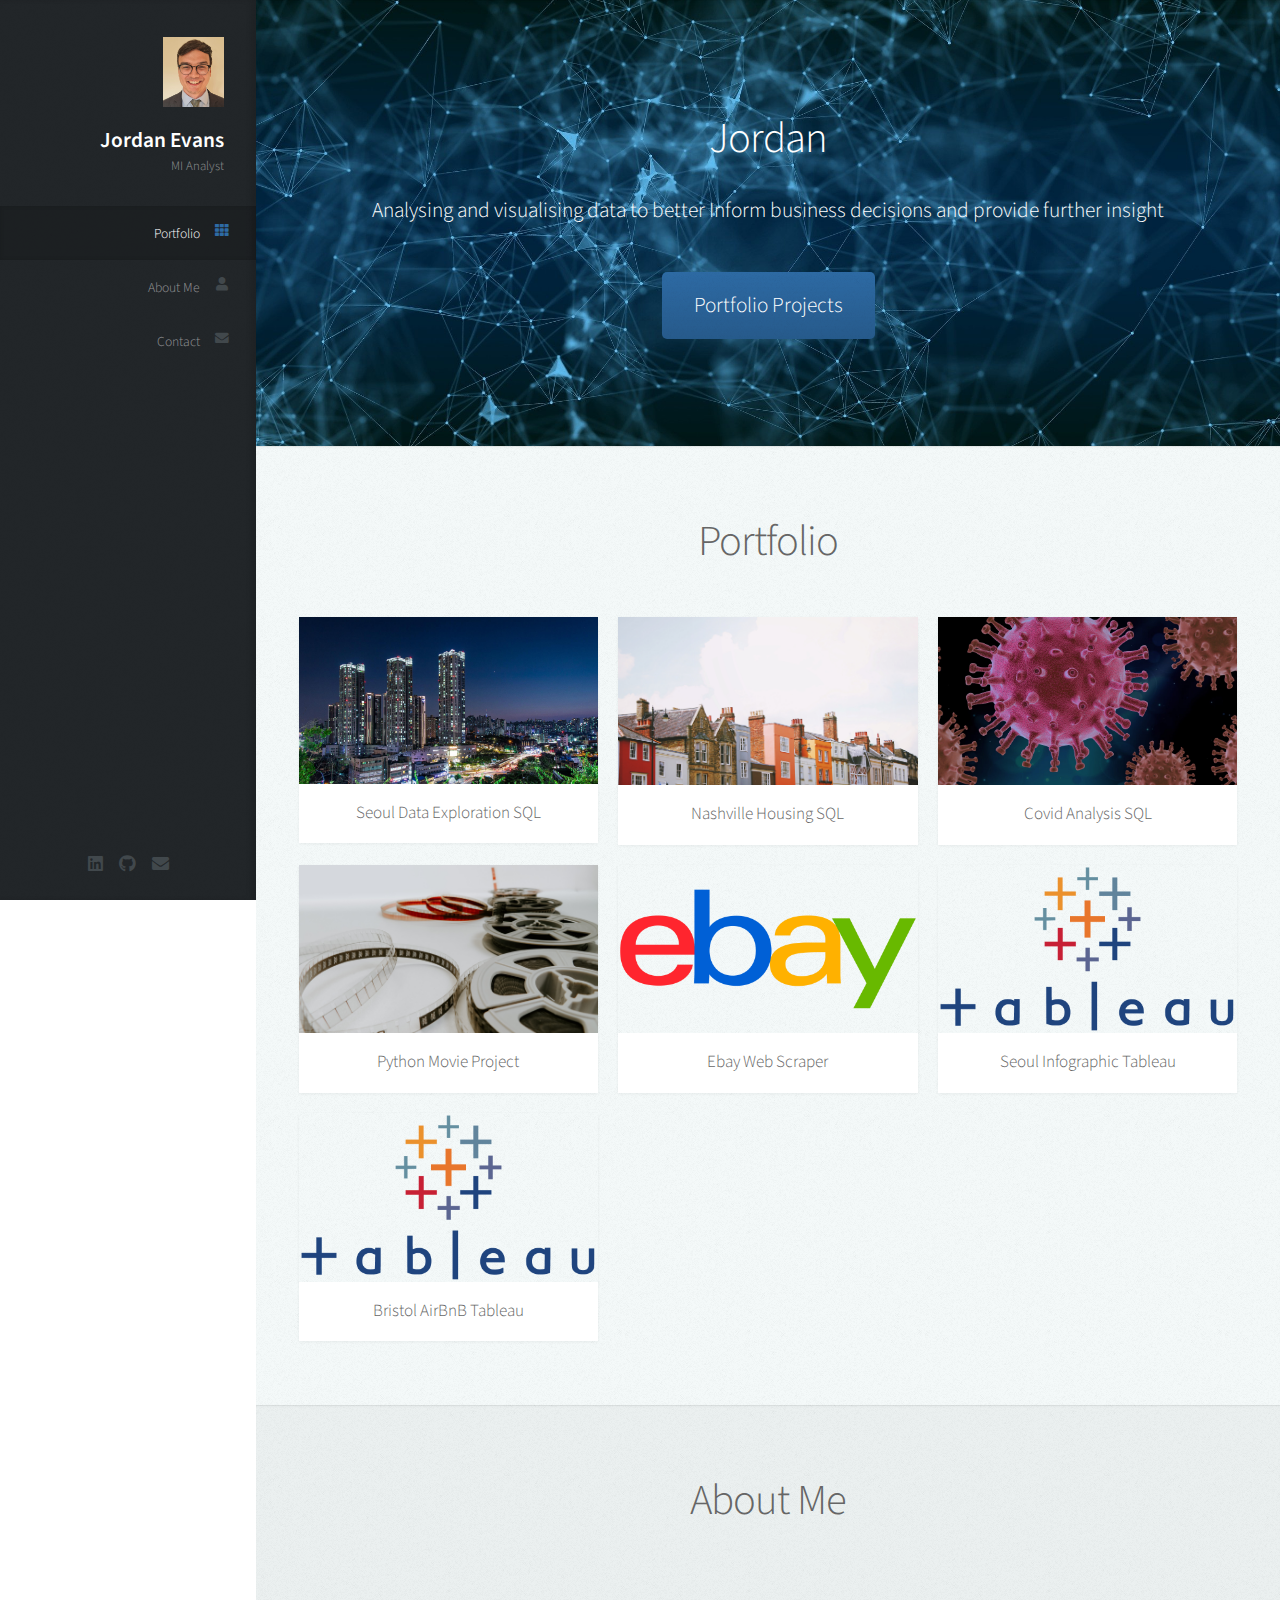
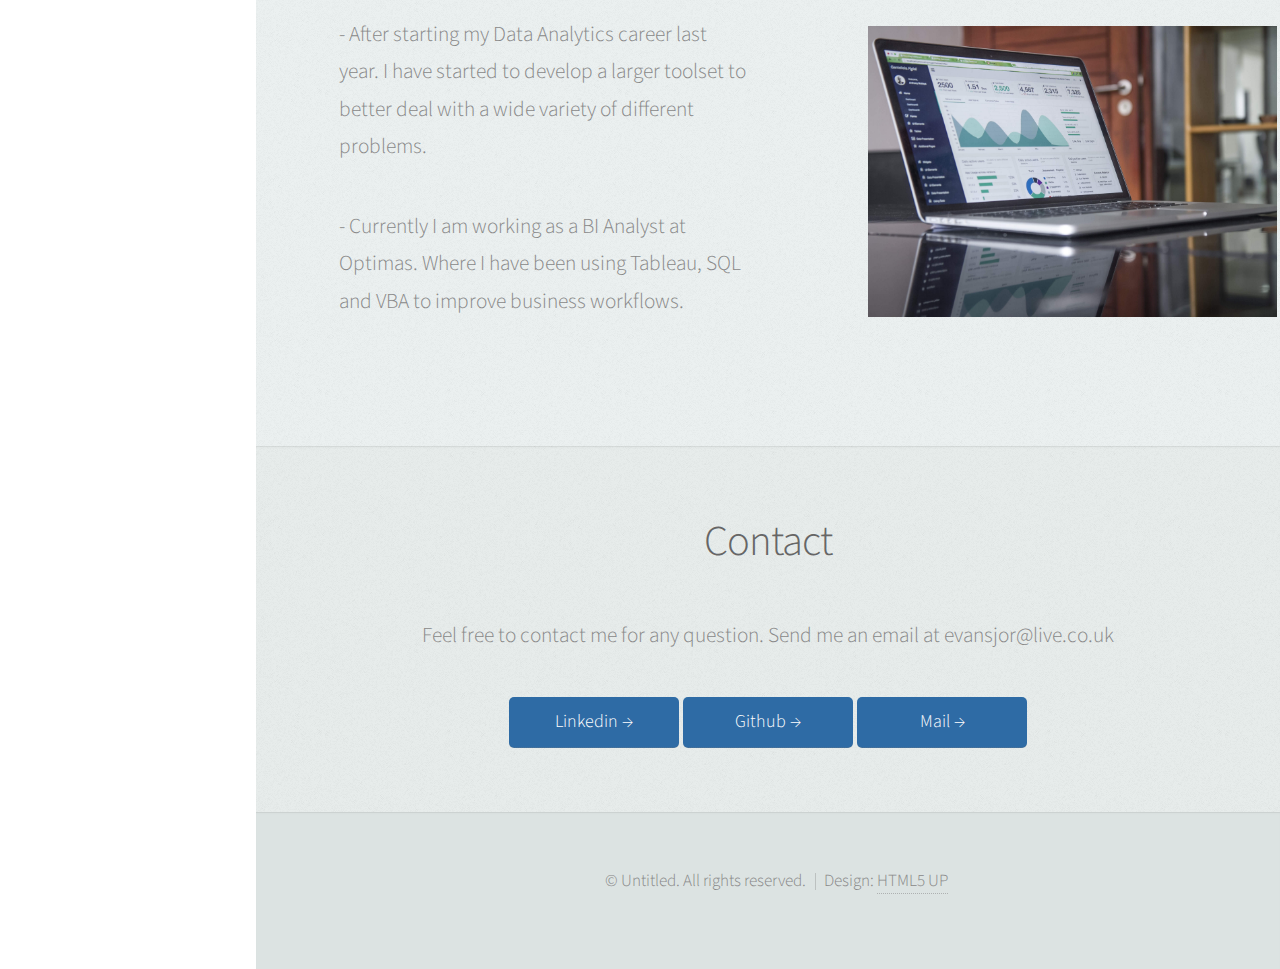
<file: index.html>
<!DOCTYPE HTML>
<!--
	Prologue by HTML5 UP
	html5up.net | @ajlkn
	Free for personal and commercial use under the CCA 3.0 license (html5up.net/license)
-->
<html>
	<head>
		<title>Jordan Portfolio</title>
		<meta charset="utf-8" />
		<meta name="viewport" content="width=device-width, initial-scale=1, user-scalable=no" />
		<link rel="stylesheet" href="assets/css/main.css" />
	</head>
	<body class="is-preload">

		<!-- Header -->
			<div id="header">

				<div class="top">

					<!-- Logo -->
						<div id="logo">
							<span class="image Jordan48"><img src="images/Jordan.jpg" width="180" 
								height="70" alt="" /></span>
							<h1 id="title">Jordan Evans</h1>
							<p>MI Analyst</p>
						</div>

					<!-- Nav -->
						<nav id="nav">
							<ul>
								<li><a href="#portfolio" id="portfolio-link"><span class="icon solid fa-th" >Portfolio</span></a></li>
								<li><a href="#about" id="about-link"><span class="icon solid fa-user">About Me</span></a></li>
								<li><a href="#contact" id="contact-link"><span class="icon solid fa-envelope">Contact</span></a></li>
							</ul>
						</nav>

				</div>

				<div class="bottom">

					<!-- Social Icons -->
						<ul class="icons">
							<li><a href="https://www.linkedin.com/in/jordan-evans-8a0446107/" target="_blank" class="icon brands fa-linkedin"><span class="label">fa-linkedin</span></a></li>
							<li><a href="https://github.com/Jevans12854" target="_blank"  class="icon brands fa-github"><span class="label">Github</span></a></li>
							<li><a href="mailto:evansjor@live.co.uk" class="icon solid fa-envelope"><span class="label">Email</span></a></li>
						</ul>

				</div>

			</div>

		<!-- Main -->
			<div id="main">

				<!-- Intro -->
					<section id="top" class="one dark cover">
						<div class="container">

							<header>
								<h2 class="alt"><strong>Jordan</strong></h2>
								<p><Strong>Analysing and visualising data to better Inform business decisions and provide further insight </Strong></p>
							</header>

							<footer>
								<a href="#portfolio" class="button scrolly"
								style="background-color: rgb(46, 107, 165); border: none; border-radius: 5px; color: #333; /* Dark grey */ padding: 15px 32px">
								Portfolio Projects</a>
							</footer>

						</div>
					</section>

				<!-- Portfolio -->
					<section id="portfolio" class="two">
						<div class="container">

							<header>
								<h2>Portfolio</h2>
							</header>

							<div class="row">
								<div class="col-4 col-12-mobile">
									<article class="item">
										<a href="https://github.com/Jevans12854/PortfolioProjects/blob/main/Dyson_Project_Exploration.sql" target="_blank" class="image fit"><img src="images/Seoul.jpg" alt="" /></a>
										<header>
											<h3>Seoul Data Exploration SQL</h3>
										</header>
									</article>
								</div>
								<div class="col-4 col-12-mobile">
									<article class="item">
										<a href="https://github.com/Jevans12854/PortfolioProjects/blob/main/NashvilleHousing.sql" target="_blank" class="image fit"><img src="images/pic03.jpg" alt="" /></a>
										<header>
											<h3>Nashville Housing SQL</h3>
										</header>
									</article>
								</div>
								<div class="col-4 col-12-mobile">
									<article class="item">
										<a href="https://github.com/Jevans12854/PortfolioProjects/blob/main/CovidProject.sql" target="_blank" class="image fit"><img src="images/pic04.jpg" alt="" /></a>
										<header>
											<h3>Covid Analysis SQL</h3>
										</header>
									</article>
								</div>
								<div class="col-4 col-12-mobile">
									<article class="item">
										<a href="https://github.com/Jevans12854/PortfolioProjects/blob/main/Python%20Project%20Movies.ipynb" target="_blank" class="image fit"><img src="images/Movies.jpg" alt="" /></a>
										<header>
											<h3>Python Movie Project</h3>
										</header>
									</article>
								</div>
								<div class="col-4 col-12-mobile">
									<article class="item">
										<a href="https://github.com/Jevans12854/PortfolioProjects/blob/main/Ebay%20Web%20Scraper.ipynb" target="_blank" class="image fit"><img src="images/eBay-Logo.png" alt="" /></a>
										<header>
											<h3>Ebay Web Scraper</h3>
										</header>
									</article>
								</div>
								<div class="col-4 col-12-mobile">
									<article class="item">
										<a href="https://public.tableau.com/views/SeoulKoreaProject/SeoulInfographic?:language=en-GB&:display_count=n&:origin=viz_share_link" target="_blank" class="image fit"><img src="images/Tableau-Emblem.png" alt="" /></a>
										<header>
											<h3>Seoul Infographic Tableau</h3>
										</header>
									</article>
								</div>
								<div class="col-4 col-12-mobile">
									<article class="item">
										<a href="https://public.tableau.com/views/BristolAirbnbAnalysis/BristoolAirBnB?:language=en-GB&publish=yes&:display_count=n&:origin=viz_share_link" target="_blank" class="image fit"><img src="images/Tableau-Emblem.png" alt="" /></a>
										<header>
											<h3>Bristol AirBnB Tableau</h3>
										</header>
									</article>
								</div>

								
							</div>

						</div>
					</section>

				<!-- About Me -->
					<section id="about" class="three">
						<div class="container">
							<header>
								<h2>About Me</h2>
							</header>

							<div class="float-container">

								<div class="float-child col-12-mobile">
								  <div class="green">
									<p id = "left" > - After starting my Data Analytics career last year. I have started to develop a larger toolset to better deal
										with a wide variety of different problems. </p><p id="left">- Currently I am working as a BI Analyst at Optimas. Where I have been 
											using Tableau, SQL and VBA to improve business workflows.</p>
								</article></div>
								</div>
								
								<div class="float-child col-12-mobile">
								  <div class="blue"><a class="image featured"><img src="images/Laptop.jpg" alt="" style = "position:relative; left:80px; top:10px;" /></a></div>
								</div>
								
							  </div>

						</div>
					</section>

				<!-- Contact -->
					<section id="contact" class="four">
						<div class="container">

							<header>
								<h2>Contact</h2>
							</header>

							<p>Feel free to contact me for any question. Send me an email at evansjor@live.co.uk</p>

							<div>
							  <a href="https://www.linkedin.com/in/jordan-evans-8a0446107/" target="_blank" style="background-color: rgb(46, 107, 165);border-radius:5px;color:#ffffff;display:inline-block;font-size: 18px; font-family: 'Source Sans Pro', sans-serif;line-height:50px;text-align:center;text-decoration:none;width:170px;-webkit-text-size-adjust:none;">Linkedin &rarr;</a>
							  <a href="https://github.com/Jevans12854" target="_blank" style="background-color: rgb(46, 107, 165);border-radius:5px;color:#ffffff;display:inline-block;font-size: 18px; font-family: 'Source Sans Pro', sans-serif;line-height:50px;text-align:center;text-decoration:none;width:170px;-webkit-text-size-adjust:none;">Github &rarr;</a>
							  <a href="mailto:evansjor@live.co.uk" style="background-color: rgb(46, 107, 165);border-radius:5px;color:#ffffff;display:inline-block;font-size: 18px; font-family: 'Source Sans Pro', sans-serif;line-height:50px;text-align:center;text-decoration:none;width:170px;-webkit-text-size-adjust:none;">Mail &rarr;</a>
							  </div>
							

						</div>
					</section>

			</div>

		<!-- Footer -->
			<div id="footer">

				<!-- Copyright -->
					<ul class="copyright">
						<li>&copy; Untitled. All rights reserved.</li><li>Design: <a href="http://html5up.net">HTML5 UP</a></li>
					</ul>

			</div>

		<!-- Scripts -->
			<script src="assets/js/jquery.min.js"></script>
			<script src="assets/js/jquery.scrolly.min.js"></script>
			<script src="assets/js/jquery.scrollex.min.js"></script>
			<script src="assets/js/browser.min.js"></script>
			<script src="assets/js/breakpoints.min.js"></script>
			<script src="assets/js/util.js"></script>
			<script src="assets/js/main.js"></script>

	</body>
</html>
</file>
<file: assets/css/main.css>
@import url("fontawesome-all.min.css");
@import url("https://fonts.googleapis.com/css?family=Source+Sans+Pro:300,300italic,400,600");

/*
	Prologue by HTML5 UP
	html5up.net | @ajlkn
	Free for personal and commercial use under the CCA 3.0 license (html5up.net/license)
*/

html, body, div, span, applet, object,
iframe, h1, h2, h3, h4, h5, h6, p, blockquote,
pre, a, abbr, acronym, address, big, cite,
code, del, dfn, em, img, ins, kbd, q, s, samp,
small, strike, strong, sub, sup, tt, var, b,
u, i, center, dl, dt, dd, ol, ul, li, fieldset,
form, label, legend, table, caption, tbody,
tfoot, thead, tr, th, td, article, aside,
canvas, details, embed, figure, figcaption,
footer, header, hgroup, menu, nav, output, ruby,
section, summary, time, mark, audio, video {
	margin: 0;
	padding: 0;
	border: 0;
	font-size: 100%;
	font: inherit;
	vertical-align: baseline;}

article, aside, details, figcaption, figure,
footer, header, hgroup, menu, nav, section {
	display: block;}

body {
	line-height: 1;
}

ol, ul {
	list-style: none;
}

blockquote, q {
	quotes: none;
}

	blockquote:before, blockquote:after, q:before, q:after {
		content: '';
		content: none;
	}

table {
	border-collapse: collapse;
	border-spacing: 0;
}

body {
	-webkit-text-size-adjust: none;
}

mark {
	background-color: transparent;
	color: inherit;
}

input::-moz-focus-inner {
	border: 0;
	padding: 0;
}

input, select, textarea {
	-moz-appearance: none;
	-webkit-appearance: none;
	-ms-appearance: none;
	appearance: none;
}

/* Basic */

	html {
		box-sizing: border-box;
	}

	*, *:before, *:after {
		box-sizing: inherit;
	}

	body {
		background: #fff;
		font-family: 'Source Sans Pro', sans-serif;
		font-size: 19pt;
		font-weight: 300;
		line-height: 1.75em;
		color: #888;
	}

		body.is-preload *, body.is-preload *:before, body.is-preload *:after {
			-moz-animation: none !important;
			-webkit-animation: none !important;
			-ms-animation: none !important;
			animation: none !important;
			-moz-transition: none !important;
			-webkit-transition: none !important;
			-ms-transition: none !important;
			transition: none !important;
		}

	input, textarea, select {
		font-family: 'Source Sans Pro', sans-serif;
		font-size: 19pt;
		font-weight: 300;
		line-height: 1.75em;
		color: #888;
	}

	h1, h2, h3, h4, h5, h6 {
		font-weight: 300;
		color: #666;
		line-height: 1.5em;
	}

	h1 a, h2 a, h3 a, h4 a, h5 a, h6 a {
		color: inherit;
		text-decoration: none;
	}

		h1 a strong, h2 a strong, h3 a strong, h4 a strong, h5 a strong, h6 a strong {
			color: #333;
		}

	h2 {
		font-size: 2em;
		letter-spacing: -1px;
	}

		h2.alt {
			color: #888;
		}

			h2.alt strong {
				color: #666;
			}

	h3 {
		font-size: 1.5em;
	}

	header {
		margin: 0 0 2em 0;
	}

		header > p {
			margin: 1em 0 0 0;
		}

	footer {
		margin: 2em 0 0 0;
	}

	strong, b {
		font-weight: 300;
		color: #666;
	}

	em, i {
		font-style: italic;
	}

	a {
		text-decoration: none;
		color: inherit;
		border-bottom: dotted 1px rgba(128, 128, 128, 0.5);
		-moz-transition: color 0.35s ease-in-out, border-bottom-color 0.35s ease-in-out;
		-webkit-transition: color 0.35s ease-in-out, border-bottom-color 0.35s ease-in-out;
		-ms-transition: color 0.35s ease-in-out, border-bottom-color 0.35s ease-in-out;
		transition: color 0.35s ease-in-out, border-bottom-color 0.35s ease-in-out;
		outline: 0;
	}

		a:hover {
			color: #1926e2;
			border-bottom-color: rgba(255, 255, 255, 0);
		}

	sub {
		position: relative;
		top: 0.5em;
		font-size: 0.8em;
	}

	sup {
		position: relative;
		top: -0.5em;
		font-size: 0.8em;
	}

	hr {
		border: 0;
		border-top: solid 1px #ddd;
	}

	blockquote {
		border-left: solid 0.5em #ddd;
		padding: 1em 0 1em 2em;
		font-style: italic;
	}

	p, ul, ol, dl, table {
		margin-bottom: 2em;
	}

	br.clear {
		clear: both;
	}

/* Container */

	.container {
		margin: 0 auto;
		max-width: 100%;
		width: 1400px;
	}

		@media screen and (min-width: 961px) and (max-width: 1880px) {

			.container {
				width: 1200px;
			}

		}

		@media screen and (min-width: 961px) and (max-width: 1620px) {

			.container {
				width: 960px;
			}

		}

		@media screen and (min-width: 961px) and (max-width: 1320px) {

			.container {
				width: 100%;
			}

		}

		@media screen and (max-width: 960px) {

			.container {
				width: 100%;
			}

		}

		@media screen and (max-width: 736px) {

			.container {
				width: 100%;
			}

		}

/* Row */

	.row {
		display: flex;
		flex-wrap: wrap;
		box-sizing: border-box;
		align-items: stretch;
	}

		.row > * {
			box-sizing: border-box;
		}

		.row.gtr-uniform > * > :last-child {
			margin-bottom: 0;
		}

		.row.aln-left {
			justify-content: flex-start;
		}

		.row.aln-center {
			justify-content: center;
		}

		.row.aln-right {
			justify-content: flex-end;
		}

		.row.aln-top {
			align-items: flex-start;
		}

		.row.aln-middle {
			align-items: center;
		}

		.row.aln-bottom {
			align-items: flex-end;
		}

		.row > .imp {
			order: -1;
		}

		.row > .col-1 {
			width: 8.33333%;
		}

		.row > .off-1 {
			margin-left: 8.33333%;
		}

		.row > .col-2 {
			width: 16.66667%;
		}

		.row > .off-2 {
			margin-left: 16.66667%;
		}

		.row > .col-3 {
			width: 25%;
		}

		.row > .off-3 {
			margin-left: 25%;
		}

		.row > .col-4 {
			width: 33.33333%;
		}

		.row > .off-4 {
			margin-left: 33.33333%;
		}

		.row > .col-5 {
			width: 41.66667%;
		}

		.row > .off-5 {
			margin-left: 41.66667%;
		}

		.row > .col-6 {
			width: 50%;
		}

		.row > .off-6 {
			margin-left: 50%;
		}

		.row > .col-7 {
			width: 58.33333%;
		}

		.row > .off-7 {
			margin-left: 58.33333%;
		}

		.row > .col-8 {
			width: 66.66667%;
		}

		.row > .off-8 {
			margin-left: 66.66667%;
		}

		.row > .col-9 {
			width: 75%;
		}

		.row > .off-9 {
			margin-left: 75%;
		}

		.row > .col-10 {
			width: 83.33333%;
		}

		.row > .off-10 {
			margin-left: 83.33333%;
		}

		.row > .col-11 {
			width: 91.66667%;
		}

		.row > .off-11 {
			margin-left: 91.66667%;
		}

		.row > .col-12 {
			width: 100%;
		}

		.row > .off-12 {
			margin-left: 100%;
		}

		.row.gtr-0 {
			margin-top: 0px;
			margin-left: 0px;
		}

			.row.gtr-0 > * {
				padding: 0px 0 0 0px;
			}

			.row.gtr-0.gtr-uniform {
				margin-top: 0px;
			}

				.row.gtr-0.gtr-uniform > * {
					padding-top: 0px;
				}

		.row.gtr-25 {
			margin-top: -10px;
			margin-left: -10px;
		}

			.row.gtr-25 > * {
				padding: 10px 0 0 10px;
			}

			.row.gtr-25.gtr-uniform {
				margin-top: -10px;
			}

				.row.gtr-25.gtr-uniform > * {
					padding-top: 10px;
				}

		.row.gtr-50 {
			margin-top: -20px;
			margin-left: -20px;
		}

			.row.gtr-50 > * {
				padding: 20px 0 0 20px;
			}

			.row.gtr-50.gtr-uniform {
				margin-top: -20px;
			}

				.row.gtr-50.gtr-uniform > * {
					padding-top: 20px;
				}

		.row {
			margin-top: -40px;
			margin-left: -40px;
		}

			.row > * {
				padding: 40px 0 0 40px;
			}

			.row.gtr-uniform {
				margin-top: -40px;
			}

				.row.gtr-uniform > * {
					padding-top: 40px;
				}

		.row.gtr-150 {
			margin-top: -60px;
			margin-left: -60px;
		}

			.row.gtr-150 > * {
				padding: 60px 0 0 60px;
			}

			.row.gtr-150.gtr-uniform {
				margin-top: -60px;
			}

				.row.gtr-150.gtr-uniform > * {
					padding-top: 60px;
				}

		.row.gtr-200 {
			margin-top: -80px;
			margin-left: -80px;
		}

			.row.gtr-200 > * {
				padding: 80px 0 0 80px;
			}

			.row.gtr-200.gtr-uniform {
				margin-top: -80px;
			}

				.row.gtr-200.gtr-uniform > * {
					padding-top: 80px;
				}

		@media screen and (min-width: 961px) and (max-width: 1880px) {

			.row {
				display: flex;
				flex-wrap: wrap;
				box-sizing: border-box;
				align-items: stretch;
			}

				.row > * {
					box-sizing: border-box;
				}

				.row.gtr-uniform > * > :last-child {
					margin-bottom: 0;
				}

				.row.aln-left {
					justify-content: flex-start;
				}

				.row.aln-center {
					justify-content: center;
				}

				.row.aln-right {
					justify-content: flex-end;
				}

				.row.aln-top {
					align-items: flex-start;
				}

				.row.aln-middle {
					align-items: center;
				}

				.row.aln-bottom {
					align-items: flex-end;
				}

				.row > .imp-wide {
					order: -1;
				}

				.row > .col-1-wide {
					width: 8.33333%;
				}

				.row > .off-1-wide {
					margin-left: 8.33333%;
				}

				.row > .col-2-wide {
					width: 16.66667%;
				}

				.row > .off-2-wide {
					margin-left: 16.66667%;
				}

				.row > .col-3-wide {
					width: 25%;
				}

				.row > .off-3-wide {
					margin-left: 25%;
				}

				.row > .col-4-wide {
					width: 33.33333%;
				}

				.row > .off-4-wide {
					margin-left: 33.33333%;
				}

				.row > .col-5-wide {
					width: 41.66667%;
				}

				.row > .off-5-wide {
					margin-left: 41.66667%;
				}

				.row > .col-6-wide {
					width: 50%;
				}

				.row > .off-6-wide {
					margin-left: 50%;
				}

				.row > .col-7-wide {
					width: 58.33333%;
				}

				.row > .off-7-wide {
					margin-left: 58.33333%;
				}

				.row > .col-8-wide {
					width: 66.66667%;
				}

				.row > .off-8-wide {
					margin-left: 66.66667%;
				}

				.row > .col-9-wide {
					width: 75%;
				}

				.row > .off-9-wide {
					margin-left: 75%;
				}

				.row > .col-10-wide {
					width: 83.33333%;
				}

				.row > .off-10-wide {
					margin-left: 83.33333%;
				}

				.row > .col-11-wide {
					width: 91.66667%;
				}

				.row > .off-11-wide {
					margin-left: 91.66667%;
				}

				.row > .col-12-wide {
					width: 100%;
				}

				.row > .off-12-wide {
					margin-left: 100%;
				}

				.row.gtr-0 {
					margin-top: 0px;
					margin-left: 0px;
				}

					.row.gtr-0 > * {
						padding: 0px 0 0 0px;
					}

					.row.gtr-0.gtr-uniform {
						margin-top: 0px;
					}

						.row.gtr-0.gtr-uniform > * {
							padding-top: 0px;
						}

				.row.gtr-25 {
					margin-top: -10px;
					margin-left: -10px;
				}

					.row.gtr-25 > * {
						padding: 10px 0 0 10px;
					}

					.row.gtr-25.gtr-uniform {
						margin-top: -10px;
					}

						.row.gtr-25.gtr-uniform > * {
							padding-top: 10px;
						}

				.row.gtr-50 {
					margin-top: -20px;
					margin-left: -20px;
				}

					.row.gtr-50 > * {
						padding: 20px 0 0 20px;
					}

					.row.gtr-50.gtr-uniform {
						margin-top: -20px;
					}

						.row.gtr-50.gtr-uniform > * {
							padding-top: 20px;
						}

				.row {
					margin-top: -40px;
					margin-left: -40px;
				}

					.row > * {
						padding: 40px 0 0 40px;
					}

					.row.gtr-uniform {
						margin-top: -40px;
					}

						.row.gtr-uniform > * {
							padding-top: 40px;
						}

				.row.gtr-150 {
					margin-top: -60px;
					margin-left: -60px;
				}

					.row.gtr-150 > * {
						padding: 60px 0 0 60px;
					}

					.row.gtr-150.gtr-uniform {
						margin-top: -60px;
					}

						.row.gtr-150.gtr-uniform > * {
							padding-top: 60px;
						}

				.row.gtr-200 {
					margin-top: -80px;
					margin-left: -80px;
				}

					.row.gtr-200 > * {
						padding: 80px 0 0 80px;
					}

					.row.gtr-200.gtr-uniform {
						margin-top: -80px;
					}

						.row.gtr-200.gtr-uniform > * {
							padding-top: 80px;
						}

		}

		@media screen and (min-width: 961px) and (max-width: 1620px) {

			.row {
				display: flex;
				flex-wrap: wrap;
				box-sizing: border-box;
				align-items: stretch;
			}

				.row > * {
					box-sizing: border-box;
				}

				.row.gtr-uniform > * > :last-child {
					margin-bottom: 0;
				}

				.row.aln-left {
					justify-content: flex-start;
				}

				.row.aln-center {
					justify-content: center;
				}

				.row.aln-right {
					justify-content: flex-end;
				}

				.row.aln-top {
					align-items: flex-start;
				}

				.row.aln-middle {
					align-items: center;
				}

				.row.aln-bottom {
					align-items: flex-end;
				}

				.row > .imp-normal {
					order: -1;
				}

				.row > .col-1-normal {
					width: 8.33333%;
				}

				.row > .off-1-normal {
					margin-left: 8.33333%;
				}

				.row > .col-2-normal {
					width: 16.66667%;
				}

				.row > .off-2-normal {
					margin-left: 16.66667%;
				}

				.row > .col-3-normal {
					width: 25%;
				}

				.row > .off-3-normal {
					margin-left: 25%;
				}

				.row > .col-4-normal {
					width: 33.33333%;
				}

				.row > .off-4-normal {
					margin-left: 33.33333%;
				}

				.row > .col-5-normal {
					width: 41.66667%;
				}

				.row > .off-5-normal {
					margin-left: 41.66667%;
				}

				.row > .col-6-normal {
					width: 50%;
				}

				.row > .off-6-normal {
					margin-left: 50%;
				}

				.row > .col-7-normal {
					width: 58.33333%;
				}

				.row > .off-7-normal {
					margin-left: 58.33333%;
				}

				.row > .col-8-normal {
					width: 66.66667%;
				}

				.row > .off-8-normal {
					margin-left: 66.66667%;
				}

				.row > .col-9-normal {
					width: 75%;
				}

				.row > .off-9-normal {
					margin-left: 75%;
				}

				.row > .col-10-normal {
					width: 83.33333%;
				}

				.row > .off-10-normal {
					margin-left: 83.33333%;
				}

				.row > .col-11-normal {
					width: 91.66667%;
				}

				.row > .off-11-normal {
					margin-left: 91.66667%;
				}

				.row > .col-12-normal {
					width: 100%;
				}

				.row > .off-12-normal {
					margin-left: 100%;
				}

				.row.gtr-0 {
					margin-top: 0px;
					margin-left: 0px;
				}

					.row.gtr-0 > * {
						padding: 0px 0 0 0px;
					}

					.row.gtr-0.gtr-uniform {
						margin-top: 0px;
					}

						.row.gtr-0.gtr-uniform > * {
							padding-top: 0px;
						}

				.row.gtr-25 {
					margin-top: -10px;
					margin-left: -10px;
				}

					.row.gtr-25 > * {
						padding: 10px 0 0 10px;
					}

					.row.gtr-25.gtr-uniform {
						margin-top: -10px;
					}

						.row.gtr-25.gtr-uniform > * {
							padding-top: 10px;
						}

				.row.gtr-50 {
					margin-top: -20px;
					margin-left: -20px;
				}

					.row.gtr-50 > * {
						padding: 20px 0 0 20px;
					}

					.row.gtr-50.gtr-uniform {
						margin-top: -20px;
					}

						.row.gtr-50.gtr-uniform > * {
							padding-top: 20px;
						}

				.row {
					margin-top: -40px;
					margin-left: -40px;
				}

					.row > * {
						padding: 40px 0 0 40px;
					}

					.row.gtr-uniform {
						margin-top: -40px;
					}

						.row.gtr-uniform > * {
							padding-top: 40px;
						}

				.row.gtr-150 {
					margin-top: -60px;
					margin-left: -60px;
				}

					.row.gtr-150 > * {
						padding: 60px 0 0 60px;
					}

					.row.gtr-150.gtr-uniform {
						margin-top: -60px;
					}

						.row.gtr-150.gtr-uniform > * {
							padding-top: 60px;
						}

				.row.gtr-200 {
					margin-top: -80px;
					margin-left: -80px;
				}

					.row.gtr-200 > * {
						padding: 80px 0 0 80px;
					}

					.row.gtr-200.gtr-uniform {
						margin-top: -80px;
					}

						.row.gtr-200.gtr-uniform > * {
							padding-top: 80px;
						}

		}

		@media screen and (min-width: 961px) and (max-width: 1320px) {

			.row {
				display: flex;
				flex-wrap: wrap;
				box-sizing: border-box;
				align-items: stretch;
			}

				.row > * {
					box-sizing: border-box;
				}

				.row.gtr-uniform > * > :last-child {
					margin-bottom: 0;
				}

				.row.aln-left {
					justify-content: flex-start;
				}

				.row.aln-center {
					justify-content: center;
				}

				.row.aln-right {
					justify-content: flex-end;
				}

				.row.aln-top {
					align-items: flex-start;
				}

				.row.aln-middle {
					align-items: center;
				}

				.row.aln-bottom {
					align-items: flex-end;
				}

				.row > .imp-narrow {
					order: -1;
				}

				.row > .col-1-narrow {
					width: 8.33333%;
				}

				.row > .off-1-narrow {
					margin-left: 8.33333%;
				}

				.row > .col-2-narrow {
					width: 16.66667%;
				}

				.row > .off-2-narrow {
					margin-left: 16.66667%;
				}

				.row > .col-3-narrow {
					width: 25%;
				}

				.row > .off-3-narrow {
					margin-left: 25%;
				}

				.row > .col-4-narrow {
					width: 33.33333%;
				}

				.row > .off-4-narrow {
					margin-left: 33.33333%;
				}

				.row > .col-5-narrow {
					width: 41.66667%;
				}

				.row > .off-5-narrow {
					margin-left: 41.66667%;
				}

				.row > .col-6-narrow {
					width: 50%;
				}

				.row > .off-6-narrow {
					margin-left: 50%;
				}

				.row > .col-7-narrow {
					width: 58.33333%;
				}

				.row > .off-7-narrow {
					margin-left: 58.33333%;
				}

				.row > .col-8-narrow {
					width: 66.66667%;
				}

				.row > .off-8-narrow {
					margin-left: 66.66667%;
				}

				.row > .col-9-narrow {
					width: 75%;
				}

				.row > .off-9-narrow {
					margin-left: 75%;
				}

				.row > .col-10-narrow {
					width: 83.33333%;
				}

				.row > .off-10-narrow {
					margin-left: 83.33333%;
				}

				.row > .col-11-narrow {
					width: 91.66667%;
				}

				.row > .off-11-narrow {
					margin-left: 91.66667%;
				}

				.row > .col-12-narrow {
					width: 100%;
				}

				.row > .off-12-narrow {
					margin-left: 100%;
				}

				.row.gtr-0 {
					margin-top: 0px;
					margin-left: 0px;
				}

					.row.gtr-0 > * {
						padding: 0px 0 0 0px;
					}

					.row.gtr-0.gtr-uniform {
						margin-top: 0px;
					}

						.row.gtr-0.gtr-uniform > * {
							padding-top: 0px;
						}

				.row.gtr-25 {
					margin-top: -5px;
					margin-left: -5px;
				}

					.row.gtr-25 > * {
						padding: 5px 0 0 5px;
					}

					.row.gtr-25.gtr-uniform {
						margin-top: -5px;
					}

						.row.gtr-25.gtr-uniform > * {
							padding-top: 5px;
						}

				.row.gtr-50 {
					margin-top: -10px;
					margin-left: -10px;
				}

					.row.gtr-50 > * {
						padding: 10px 0 0 10px;
					}

					.row.gtr-50.gtr-uniform {
						margin-top: -10px;
					}

						.row.gtr-50.gtr-uniform > * {
							padding-top: 10px;
						}

				.row {
					margin-top: -20px;
					margin-left: -20px;
				}

					.row > * {
						padding: 20px 0 0 20px;
					}

					.row.gtr-uniform {
						margin-top: -20px;
					}

						.row.gtr-uniform > * {
							padding-top: 20px;
						}

				.row.gtr-150 {
					margin-top: -30px;
					margin-left: -30px;
				}

					.row.gtr-150 > * {
						padding: 30px 0 0 30px;
					}

					.row.gtr-150.gtr-uniform {
						margin-top: -30px;
					}

						.row.gtr-150.gtr-uniform > * {
							padding-top: 30px;
						}

				.row.gtr-200 {
					margin-top: -40px;
					margin-left: -40px;
				}

					.row.gtr-200 > * {
						padding: 40px 0 0 40px;
					}

					.row.gtr-200.gtr-uniform {
						margin-top: -40px;
					}

						.row.gtr-200.gtr-uniform > * {
							padding-top: 40px;
						}

		}

		@media screen and (max-width: 960px) {

			.row {
				display: flex;
				flex-wrap: wrap;
				box-sizing: border-box;
				align-items: stretch;
			}

				.row > * {
					box-sizing: border-box;
				}

				.row.gtr-uniform > * > :last-child {
					margin-bottom: 0;
				}

				.row.aln-left {
					justify-content: flex-start;
				}

				.row.aln-center {
					justify-content: center;
				}

				.row.aln-right {
					justify-content: flex-end;
				}

				.row.aln-top {
					align-items: flex-start;
				}

				.row.aln-middle {
					align-items: center;
				}

				.row.aln-bottom {
					align-items: flex-end;
				}

				.row > .imp-narrower {
					order: -1;
				}

				.row > .col-1-narrower {
					width: 8.33333%;
				}

				.row > .off-1-narrower {
					margin-left: 8.33333%;
				}

				.row > .col-2-narrower {
					width: 16.66667%;
				}

				.row > .off-2-narrower {
					margin-left: 16.66667%;
				}

				.row > .col-3-narrower {
					width: 25%;
				}

				.row > .off-3-narrower {
					margin-left: 25%;
				}

				.row > .col-4-narrower {
					width: 33.33333%;
				}

				.row > .off-4-narrower {
					margin-left: 33.33333%;
				}

				.row > .col-5-narrower {
					width: 41.66667%;
				}

				.row > .off-5-narrower {
					margin-left: 41.66667%;
				}

				.row > .col-6-narrower {
					width: 50%;
				}

				.row > .off-6-narrower {
					margin-left: 50%;
				}

				.row > .col-7-narrower {
					width: 58.33333%;
				}

				.row > .off-7-narrower {
					margin-left: 58.33333%;
				}

				.row > .col-8-narrower {
					width: 66.66667%;
				}

				.row > .off-8-narrower {
					margin-left: 66.66667%;
				}

				.row > .col-9-narrower {
					width: 75%;
				}

				.row > .off-9-narrower {
					margin-left: 75%;
				}

				.row > .col-10-narrower {
					width: 83.33333%;
				}

				.row > .off-10-narrower {
					margin-left: 83.33333%;
				}

				.row > .col-11-narrower {
					width: 91.66667%;
				}

				.row > .off-11-narrower {
					margin-left: 91.66667%;
				}

				.row > .col-12-narrower {
					width: 100%;
				}

				.row > .off-12-narrower {
					margin-left: 100%;
				}

				.row.gtr-0 {
					margin-top: 0px;
					margin-left: 0px;
				}

					.row.gtr-0 > * {
						padding: 0px 0 0 0px;
					}

					.row.gtr-0.gtr-uniform {
						margin-top: 0px;
					}

						.row.gtr-0.gtr-uniform > * {
							padding-top: 0px;
						}

				.row.gtr-25 {
					margin-top: -5px;
					margin-left: -5px;
				}

					.row.gtr-25 > * {
						padding: 5px 0 0 5px;
					}

					.row.gtr-25.gtr-uniform {
						margin-top: -5px;
					}

						.row.gtr-25.gtr-uniform > * {
							padding-top: 5px;
						}

				.row.gtr-50 {
					margin-top: -10px;
					margin-left: -10px;
				}

					.row.gtr-50 > * {
						padding: 10px 0 0 10px;
					}

					.row.gtr-50.gtr-uniform {
						margin-top: -10px;
					}

						.row.gtr-50.gtr-uniform > * {
							padding-top: 10px;
						}

				.row {
					margin-top: -20px;
					margin-left: -20px;
				}

					.row > * {
						padding: 20px 0 0 20px;
					}

					.row.gtr-uniform {
						margin-top: -20px;
					}

						.row.gtr-uniform > * {
							padding-top: 20px;
						}

				.row.gtr-150 {
					margin-top: -30px;
					margin-left: -30px;
				}

					.row.gtr-150 > * {
						padding: 30px 0 0 30px;
					}

					.row.gtr-150.gtr-uniform {
						margin-top: -30px;
					}

						.row.gtr-150.gtr-uniform > * {
							padding-top: 30px;
						}

				.row.gtr-200 {
					margin-top: -40px;
					margin-left: -40px;
				}

					.row.gtr-200 > * {
						padding: 40px 0 0 40px;
					}

					.row.gtr-200.gtr-uniform {
						margin-top: -40px;
					}

						.row.gtr-200.gtr-uniform > * {
							padding-top: 40px;
						}

		}

		@media screen and (max-width: 736px) {

			.row {
				display: flex;
				flex-wrap: wrap;
				box-sizing: border-box;
				align-items: stretch;
			}

				.row > * {
					box-sizing: border-box;
				}

				.row.gtr-uniform > * > :last-child {
					margin-bottom: 0;
				}

				.row.aln-left {
					justify-content: flex-start;
				}

				.row.aln-center {
					justify-content: center;
				}

				.row.aln-right {
					justify-content: flex-end;
				}

				.row.aln-top {
					align-items: flex-start;
				}

				.row.aln-middle {
					align-items: center;
				}

				.row.aln-bottom {
					align-items: flex-end;
				}

				.row > .imp-mobile {
					order: -1;
				}

				.row > .col-1-mobile {
					width: 8.33333%;
				}

				.row > .off-1-mobile {
					margin-left: 8.33333%;
				}

				.row > .col-2-mobile {
					width: 16.66667%;
				}

				.row > .off-2-mobile {
					margin-left: 16.66667%;
				}

				.row > .col-3-mobile {
					width: 25%;
				}

				.row > .off-3-mobile {
					margin-left: 25%;
				}

				.row > .col-4-mobile {
					width: 33.33333%;
				}

				.row > .off-4-mobile {
					margin-left: 33.33333%;
				}

				.row > .col-5-mobile {
					width: 41.66667%;
				}

				.row > .off-5-mobile {
					margin-left: 41.66667%;
				}

				.row > .col-6-mobile {
					width: 50%;
				}

				.row > .off-6-mobile {
					margin-left: 50%;
				}

				.row > .col-7-mobile {
					width: 58.33333%;
				}

				.row > .off-7-mobile {
					margin-left: 58.33333%;
				}

				.row > .col-8-mobile {
					width: 66.66667%;
				}

				.row > .off-8-mobile {
					margin-left: 66.66667%;
				}

				.row > .col-9-mobile {
					width: 75%;
				}

				.row > .off-9-mobile {
					margin-left: 75%;
				}

				.row > .col-10-mobile {
					width: 83.33333%;
				}

				.row > .off-10-mobile {
					margin-left: 83.33333%;
				}

				.row > .col-11-mobile {
					width: 91.66667%;
				}

				.row > .off-11-mobile {
					margin-left: 91.66667%;
				}

				.row > .col-12-mobile {
					width: 100%;
				}

				.row > .off-12-mobile {
					margin-left: 100%;
				}

				.row.gtr-0 {
					margin-top: 0px;
					margin-left: 0px;
				}

					.row.gtr-0 > * {
						padding: 0px 0 0 0px;
					}

					.row.gtr-0.gtr-uniform {
						margin-top: 0px;
					}

						.row.gtr-0.gtr-uniform > * {
							padding-top: 0px;
						}

				.row.gtr-25 {
					margin-top: -5px;
					margin-left: -5px;
				}

					.row.gtr-25 > * {
						padding: 5px 0 0 5px;
					}

					.row.gtr-25.gtr-uniform {
						margin-top: -5px;
					}

						.row.gtr-25.gtr-uniform > * {
							padding-top: 5px;
						}

				.row.gtr-50 {
					margin-top: -10px;
					margin-left: -10px;
				}

					.row.gtr-50 > * {
						padding: 10px 0 0 10px;
					}

					.row.gtr-50.gtr-uniform {
						margin-top: -10px;
					}

						.row.gtr-50.gtr-uniform > * {
							padding-top: 10px;
						}

				.row {
					margin-top: -20px;
					margin-left: -20px;
				}

					.row > * {
						padding: 20px 0 0 20px;
					}

					.row.gtr-uniform {
						margin-top: -20px;
					}

						.row.gtr-uniform > * {
							padding-top: 20px;
						}

				.row.gtr-150 {
					margin-top: -30px;
					margin-left: -30px;
				}

					.row.gtr-150 > * {
						padding: 30px 0 0 30px;
					}

					.row.gtr-150.gtr-uniform {
						margin-top: -30px;
					}

						.row.gtr-150.gtr-uniform > * {
							padding-top: 30px;
						}

				.row.gtr-200 {
					margin-top: -40px;
					margin-left: -40px;
				}

					.row.gtr-200 > * {
						padding: 40px 0 0 40px;
					}

					.row.gtr-200.gtr-uniform {
						margin-top: -40px;
					}

						.row.gtr-200.gtr-uniform > * {
							padding-top: 40px;
						}

		}

/* Sections/Article */

	section, article {
		margin-bottom: 3em;
	}

		section > :last-child,
		section > .container, section:last-child, article > :last-child,
		article > .container, article:last-child {
			margin-bottom: 0;
		}

		.row > section, .row > article {
			margin-bottom: 0;
		}

/* Image */

	.image {
		display: inline-block;
		border: 0;
	}

		.image img {
			display: block;
			width: 100%;
		}

		.image.avatar48 {
			width: 48px;
			height: 48px;
			background: #f00;
		}

			.image.avatar48 img {
				width: 48px;
				height: 48px;
			}

		.image.fit {
			display: block;
			width: 100%;
		}

		.image.featured {
			display: block;
			width: 100%;
			margin: 0 0 2em 0;
		}

		.image.left {
			float: left;
			margin: 0 2em 2em 0;
		}

		.image.centered {
			display: block;
			margin: 0 0 2em 0;
		}

			.image.centered img {
				margin: 0 auto;
				width: auto;
			}

/* List */

	ul {
		list-style: disc;
		padding-left: 1em;
	}

		ul li {
			padding-left: 0.5em;
		}

	ol {
		list-style: decimal;
		padding-left: 1.25em;
	}

		ol li {
			padding-left: 0.25em;
		}

/* Icons */

	ul.icons {
		cursor: default;
		list-style: none;
		padding-left: 0;
	}

		ul.icons li {
			display: inline-block;
			padding-left: 0;
		}

		ul.icons a {
			display: inline-block;
			width: 2em;
			height: 2em;
			line-height: 2em;
			text-align: center;
			border: 0;
		}

/* Form */

	form label {
		display: block;
		text-align: left;
		margin-bottom: 0.5em;
	}

	form input[type="text"],
	form input[type="email"],
	form input[type="password"],
	form select,
	form textarea {
		position: relative;
		-webkit-appearance: none;
		display: block;
		border: 0;
		outline: 0;
		background: #fff;
		background: rgba(255, 255, 255, 0.75);
		width: 100%;
		border-radius: 0.35em;
		padding: 0.75em 1em 0.75em 1em;
		box-shadow: inset 0 0.1em 0.1em 0 rgba(0, 0, 0, 0.05);
		border: solid 1px rgba(0, 0, 0, 0.15);
		-moz-transition: all 0.35s ease-in-out;
		-webkit-transition: all 0.35s ease-in-out;
		-ms-transition: all 0.35s ease-in-out;
		transition: all 0.35s ease-in-out;
	}

		form input[type="text"]:focus,
		form input[type="email"]:focus,
		form input[type="password"]:focus,
		form select:focus,
		form textarea:focus {
			box-shadow: 0 0 2px 1px #8ebebc;
			background: #fff;
		}

	form input[type="text"],
	form input[type="email"],
	form input[type="password"],
	form select {
		line-height: 1.25em;
	}

	form textarea {
		min-height: 14em;
	}

	form ::-webkit-input-placeholder {
		color: #555 !important;
	}

	form :-moz-placeholder {
		color: #555 !important;
	}

	form ::-moz-placeholder {
		color: #555 !important;
	}

	form :-ms-input-placeholder {
		color: #555 !important;
	}

	form ::-moz-focus-inner {
		border: 0;
	}

/* Table */

	table {
		width: 100%;
		text-align: left;
	}

		table tbody tr:nth-child(2n+2) {
			background: #f4f4f4;
		}

		table td {
			padding: 0.5em 1em 0.5em 1em;
		}

		table th {
			text-align: left;
			padding: 0.5em 1em 0.5em 1em;
			color: #fff;
			background: #222729 url("images/overlay.png");
		}

		table thead {
			background: #444;
			color: #fff;
		}

		table tfoot {
			background: #eee;
		}

/* Button */

	input[type="button"],
	input[type="submit"],
	input[type="reset"],
	button,
	.button {
		position: relative;
		display: inline-block;
		border-radius: 0.35em;
		color: #fff !important;
		text-decoration: none;
		padding: 0.75em 2.5em 0.75em 2.5em;
		background-color: #8ebebc;
		border: 0;
		cursor: pointer;
		background-image: -moz-linear-gradient(top, rgba(0, 0, 0, 0), rgba(0, 0, 0, 0.15)), url("images/overlay.png");
		background-image: -webkit-linear-gradient(top, rgba(0, 0, 0, 0), rgba(0, 0, 0, 0.15)), url("images/overlay.png");
		background-image: -ms-linear-gradient(top, rgba(0, 0, 0, 0), rgba(0, 0, 0, 0.15)), url("images/overlay.png");
		background-image: linear-gradient(top, rgba(0, 0, 0, 0), rgba(0, 0, 0, 0.15)), url("images/overlay.png");
		-moz-transition: background-color 0.35s ease-in-out;
		-webkit-transition: background-color 0.35s ease-in-out;
		-ms-transition: background-color 0.35s ease-in-out;
		transition: background-color 0.35s ease-in-out;
	}

		input[type="button"]:hover,
		input[type="submit"]:hover,
		input[type="reset"]:hover,
		button:hover,
		.button:hover {
			background-color: #9ececc;
		}

		input[type="button"]:active,
		input[type="submit"]:active,
		input[type="reset"]:active,
		button:active,
		.button:active {
			background-color: #7eaeac;
		}

/* Item */

	.item {
		box-shadow: 0 0.05em 0.15em 0 rgba(0, 0, 0, 0.05);
		margin-bottom: 40px;
	}

		.item header {
			background: #fff;
			margin: 0;
			padding: 1em 0 1em 0;
			font-size: 0.8em;
		}

			.item header h3 {
				font-size: 1em;
			}

/* Icons */

	.icon {
		text-decoration: none;
		text-decoration: none;
	}

		.icon:before {
			-moz-osx-font-smoothing: grayscale;
			-webkit-font-smoothing: antialiased;
			display: inline-block;
			font-style: normal;
			font-variant: normal;
			text-rendering: auto;
			line-height: 1;
			text-transform: none !important;
			font-family: 'Font Awesome 5 Free';
			font-weight: 400;
		}

		.icon:before {
			line-height: inherit;
		}

		.icon > .label {
			display: none;
		}

		.icon.solid:before {
			font-weight: 900;
		}

		.icon.brands:before {
			font-family: 'Font Awesome 5 Brands';
		}

/* Header */

	#header {
		display: -moz-flex;
		display: -webkit-flex;
		display: -ms-flex;
		display: flex;
		-moz-flex-direction: column;
		-webkit-flex-direction: column;
		-ms-flex-direction: column;
		flex-direction: column;
		-moz-justify-content: space-between;
		-webkit-justify-content: space-between;
		-ms-justify-content: space-between;
		justify-content: space-between;
		background: #222629 url("images/overlay.png");
		box-shadow: inset -0.25em 0 0.25em 0 rgba(0, 0, 0, 0.1);
		color: #fff;
		height: 100%;
		left: 0;
		overflow-y: auto;
		position: fixed;
		text-align: right;
		top: 0;
		width: 375px;
	}

		#header .top {
			-moz-flex-grow: 1;
			-webkit-flex-grow: 1;
			-ms-flex-grow: 1;
			flex-grow: 1;
		}

		#header .bottom {
			-moz-flex-shrink: 0;
			-webkit-flex-shrink: 0;
			-ms-flex-shrink: 0;
			flex-shrink: 0;
			padding: 1.5em 0 0.75em 0;
		}

			#header .bottom > :last-child {
				margin-bottom: 0;
			}

		#header .icons {
			font-size: 0.8em;
			text-align: center;
		}

			#header .icons a {
				color: #41484c;
				-moz-transition: color 0.35s ease-in-out;
				-webkit-transition: color 0.35s ease-in-out;
				-ms-transition: color 0.35s ease-in-out;
				transition: color 0.35s ease-in-out;
			}

				#header .icons a:hover {
					color: #fff;
				}

	#logo {
		position: relative;
		margin: 1.75em 1.5em 1.5em 1.5em;
		min-height: 48px;
		cursor: default;
	}

		#logo h1 {
			position: relative;
			color: #fff;
			font-weight: 600;
			font-size: 1em;
			line-height: 1em;
		}

		#logo p {
			position: relative;
			display: block;
			font-size: 0.6em;
			color: rgba(255, 255, 255, 0.5);
			line-height: 1.25em;
			margin: 0.5em 0 0 0;
		}

		#logo .image {
			position: absolute;
			left: 0;
			top: 0;
		}

	#nav ul {
		list-style: none;
		padding-left: 0;
		margin-bottom: 0;
	}

		#nav ul li {
			padding-left: 0;
		}

			#nav ul li a {
				display: block;
				padding: 0.5em 1.5em 0.5em 1.5em;
				color: rgba(255, 255, 255, 0.5);
				text-decoration: none;
				outline: 0;
				border: 0;
				-moz-transition: none;
				-webkit-transition: none;
				-ms-transition: none;
				transition: none;
			}

				#nav ul li a span {
					position: relative;
					display: block;
					font-size: 0.8em;
				}

					#nav ul li a span:before {
						position: absolute;
						left: 0;
						color: #41484c;
						text-align: center;
						width: 1.25em;
						line-height: 1.75em;
					}

				#nav ul li a.active {
					background: rgba(0, 0, 0, 0.15);
					box-shadow: inset 0 0 0.25em 0 rgba(0, 0, 0, 0.125);
					color: #fff;
				}

					#nav ul li a.active span:before {
						color: rgb(46, 107, 165);
					}

/* Footer */

	#footer {
		margin-left: 375px;
		text-align: center;
		background-color: #dce3e2;
		padding: 3em 0 4em 0;
		box-shadow: inset 0 1px 0 0 rgba(0, 0, 0, 0.05), inset 0 0.1em 0.1em 0 rgba(0, 0, 0, 0.025);
		font-size: 0.8em;
	}

		#footer .copyright {
			cursor: default;
			margin: 0;
		}

			#footer .copyright li {
				display: inline-block;
				line-height: 1em;
				border-left: solid 1px rgba(128, 128, 128, 0.35);
				padding: 0 0 0 0.5em;
				margin: 0 0 0 0.5em;
			}

				#footer .copyright li:first-child {
					border-left: 0;
					padding-left: 0;
					margin-left: 0;
				}

/* Main */

	#main {
		margin-left: 375px;
	}
	#left { text-align: left; }
	.float-container {
		padding: 20px;

	}
	
	.float-child {
		width: 50%;
		float: left;
		padding: 20px;
		;
	}  
		#main > section {
			margin: 0;
			overflow: hidden;
			padding: 4em 0;
			box-shadow: inset 0 1px 0 0 rgba(0, 0, 0, 0.05), inset 0 0.1em 0.1em 0 rgba(0, 0, 0, 0.025);
			text-align: center;
			background-image: url("images/overlay.png");
		}

			#main > section.dark {
				color: #ddd;
				color: rgba(255, 255, 255, 0.75);
			}

				#main > section.dark h2, #main > section.dark h3, #main > section.dark h4, #main > section.dark h5, #main > section.dark h6 {
					color: inherit;
				}

				#main > section.dark strong {
					color: #fff;
					border-color: inherit;
				}

				#main > section.dark a {
					color: #fff;
					border-color: inherit;
				}

					#main > section.dark a:hover {
						border-bottom-color: rgba(255, 255, 255, 0);
					}

			#main > section.cover {
				padding: 10em 0;
				background-size: cover;
				background-position: center center;
			}

			#main > section.one {
				background-color: #81918E;
				background-image: url("images/Banner.jpg");
			}

			#main > section.two {
				background-color: #f5fafa;
			}

			#main > section.three {
				background-color: #ecf1f1;
			}

			#main > section.four {
				background-color: #e8edec;
			}

/* Wide */

	@media screen and (min-width: 961px) and (max-width: 1880px) {

		/* Basic */

			body, input, textarea, select {
				font-size: 17pt;
			}

		/* Header */

			#header {
				width: 300px;
			}

		/* Footer */

			#footer {
				margin-left: 300px;
			}

		/* Main */

			#main {
				margin-left: 300px;
			}

	}

/* Normal */

	@media screen and (min-width: 961px) and (max-width: 1620px) {

		/* Main */

			#main > section {
				padding: 3em 0;
			}

			#main section.cover {
				padding: 5em 0;
			}

	}

/* Narrow */

	@media screen and (min-width: 961px) and (max-width: 1320px) {

		/* Basic */

			body, input, textarea, select {
				font-size: 16pt;
			}

			.container {
				padding: 0 2em 0 2em;
			}

		/* Icons */

			ul.icons li a {
				width: 1.75em;
			}

		/* Item */

			.item {
				margin-bottom: 20px;
			}

		/* Header */

			#header {
				width: 20%;
			}

			#logo .image {
				position: relative;
				margin: 0 0 0.5em 0;
			}

			#nav ul li a {
				font-size: 0.8em;
				padding-top: 0.5em;
				padding-bottom: 0.5em;
			}

				#nav ul li a span {
					padding-right: 2.25em;
				}

					#nav ul li a span:before {
						left: 100%;
						margin-left: -1.25em;
						line-height: 2.25em;
					}

		/* Footer */

			#footer {
				margin-left: 20%;
			}

		/* Main */

			#main {
				margin-left: 20%;
			}

	}

/* Narrower */

	#headerToggle {
		display: none;
	}

	@media screen and (max-width: 960px) {

		/* Basic */

			html, body {
				overflow-x: hidden;
			}

			body, input, textarea, select {
				font-size: 16pt;
			}

			header br {
				display: none;
			}

			.container {
				padding: 0 2em 0 2em;
			}

		/* Item */

			.item {
				margin-bottom: 15px;
			}

		/* Icons */

			ul.icons a {
				width: 1.75em;
				font-size: 1.25em;
			}

		/* Header */

			#header {
				-moz-backface-visibility: hidden;
				-webkit-backface-visibility: hidden;
				-ms-backface-visibility: hidden;
				backface-visibility: hidden;
				-moz-transform: translateX(-275px);
				-webkit-transform: translateX(-275px);
				-ms-transform: translateX(-275px);
				transform: translateX(-275px);
				-moz-transition: -moz-transform 0.5s ease;
				-webkit-transition: -webkit-transform 0.5s ease;
				-ms-transition: -ms-transform 0.5s ease;
				transition: transform 0.5s ease;
				-webkit-overflow-scrolling: touch;
				display: block;
				height: 100%;
				left: 0;
				overflow-y: auto;
				position: fixed;
				top: 0;
				width: 275px;
				z-index: 10002;
				width: 275px;
				background: #222729 url("images/overlay.png");
				box-shadow: inset -0.25em 0 0.25em 0 rgba(0, 0, 0, 0.125);
			}

				#header .top {
					position: relative;
				}

				#header .bottom {
					border-top: solid 1px rgba(255, 255, 255, 0.05);
					box-shadow: 0 -1px 0 0 rgba(0, 0, 0, 0.15);
					padding-top: 2em;
					margin-top: 2em;
					position: relative;
				}

			#logo {
				margin: 1.5em 1.25em 1.25em 1.25em;
			}

			#nav ul li a {
				padding: 0.5em 1.25em 0.5em 1.25em;
			}

			#headerToggle {
				-moz-backface-visibility: hidden;
				-webkit-backface-visibility: hidden;
				-ms-backface-visibility: hidden;
				backface-visibility: hidden;
				-moz-transition: -moz-transform 0.5s ease;
				-webkit-transition: -webkit-transform 0.5s ease;
				-ms-transition: -ms-transform 0.5s ease;
				transition: transform 0.5s ease;
				display: block;
				height: 2.25em;
				left: 0;
				position: fixed;
				top: 0;
				width: 3.25em;
				z-index: 10001;
			}

				#headerToggle .toggle {
					text-decoration: none;
					position: absolute;
					left: 0;
					top: 0;
					width: 100%;
					height: 100%;
					outline: 0;
					border: 0;
				}

					#headerToggle .toggle:before {
						-moz-osx-font-smoothing: grayscale;
						-webkit-font-smoothing: antialiased;
						display: inline-block;
						font-style: normal;
						font-variant: normal;
						text-rendering: auto;
						line-height: 1;
						text-transform: none !important;
						font-family: 'Font Awesome 5 Free';
						font-weight: 900;
					}

					#headerToggle .toggle:before {
						text-decoration: none;
						content: '\f0c9';
						color: #fff;
						font-size: 18px;
						background: rgba(128, 136, 144, 0.5);
						border-radius: 0.35em;
						text-align: center;
						position: absolute;
						left: 0.5em;
						top: 0.5em;
						display: block;
						width: 3.25em;
						height: 2.25em;
						line-height: 2.25em;
					}

			body.header-visible #main {
				-moz-transform: translateX(275px);
				-webkit-transform: translateX(275px);
				-ms-transform: translateX(275px);
				transform: translateX(275px);
			}

			body.header-visible #headerToggle {
				-moz-transform: translateX(275px);
				-webkit-transform: translateX(275px);
				-ms-transform: translateX(275px);
				transform: translateX(275px);
			}

			body.header-visible #header {
				-moz-transform: translateX(0);
				-webkit-transform: translateX(0);
				-ms-transform: translateX(0);
				transform: translateX(0);
			}

		/* Footer */

			#footer {
				margin-left: 0;
			}

		/* Main */

			#main {
				-moz-backface-visibility: hidden;
				-webkit-backface-visibility: hidden;
				-ms-backface-visibility: hidden;
				backface-visibility: hidden;
				-moz-transition: -moz-transform 0.5s ease;
				-webkit-transition: -webkit-transform 0.5s ease;
				-ms-transition: -ms-transform 0.5s ease;
				transition: transform 0.5s ease;
				padding-bottom: 1px;
				margin-left: 0;
			}

				#main > section {
					padding: 3em 0;
				}

				#main section.cover {
					padding: 4em 0;
				}

	}

/* Mobile */

	@media screen and (max-width: 736px) {

		/* Basic */

			body, input, textarea, select {
				font-size: 14pt;
			}

			h2 {
				font-size: 1.5em;
				letter-spacing: 0;
				font-weight: 300;
			}

			.container {
				padding: 0 15px 0 15px;
			}

		/* List */

			ul.icons a {
				width: 2em;
				font-size: 1.25em;
			}

		/* Main */

			#main > section {
				padding: 2em 0;
			}

			#main section.cover {
				padding: 4em 0em;
			}

				#main section.cover header {
					padding: 0 1em;
				}

		/* Footer */

			#footer .copyright li {
				display: block;
				line-height: 1.25em;
				border: 0;
				padding: 0;
				margin: 1em 0 0 0;
			}

				#footer .copyright li:first-child {
					margin-top: 0;
				}

	}
</file>
